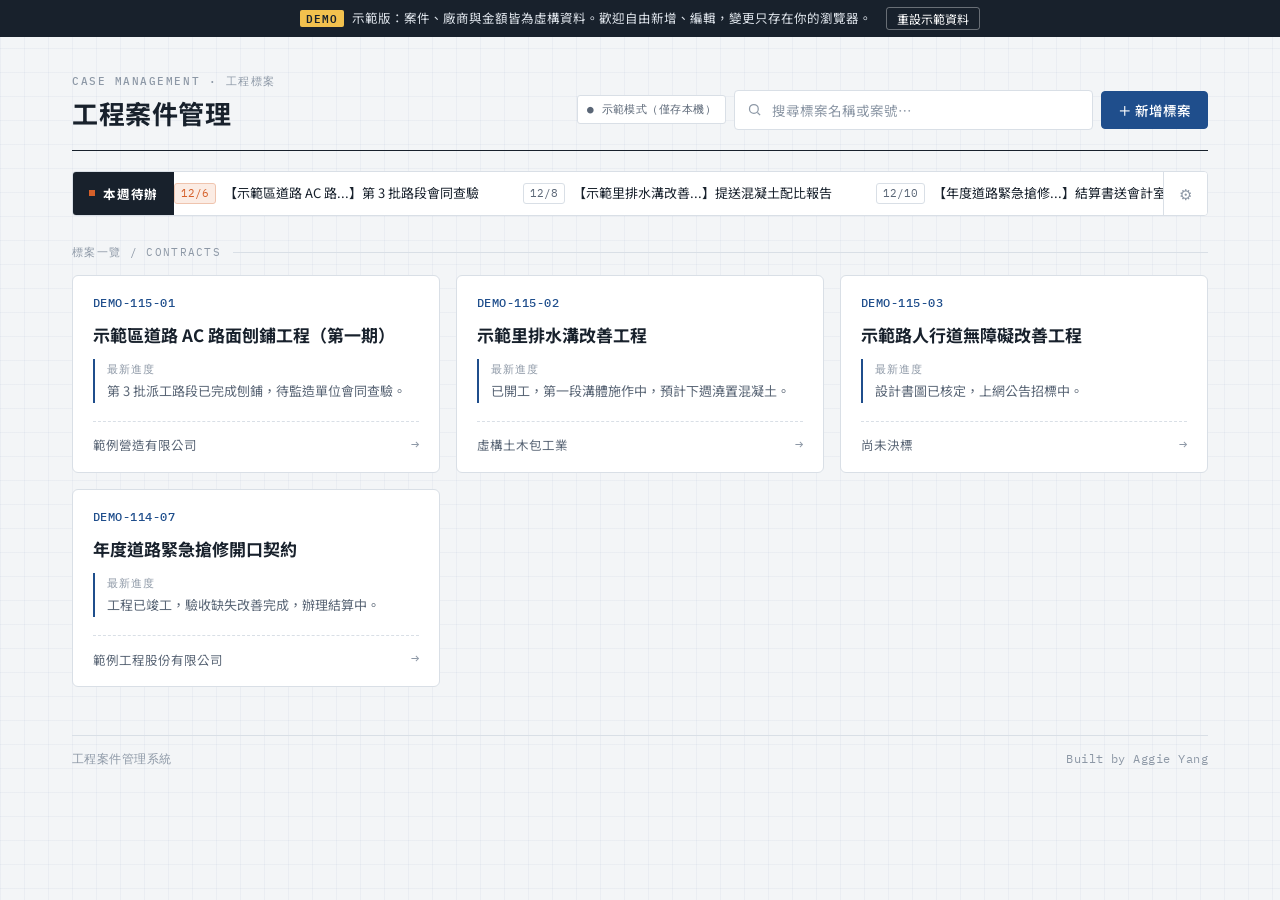
<file: index.html>
<!DOCTYPE html>
<html lang="zh-Hant">
<head>
<meta charset="UTF-8">
<meta name="viewport" content="width=device-width, initial-scale=1.0">
<title>工程案件管理（示範版）</title>
<link rel="stylesheet" href="css/style.css">
</head>
<body>

<div id="appRoot" style="visibility:hidden;">
<div class="shell">

  <header class="topbar">
    <div class="brand">
      <span class="eyebrow">Case Management · 工程標案</span>
      <h1>工程案件管理</h1>
    </div>
    <div class="topbar-actions">
      <span class="sync-badge" id="syncBadge">— 模式偵測中 —</span>
      <span class="user-badge" id="userBadge" hidden></span>
      <button class="btn btn-ghost btn-sm" id="btnLogout" hidden>登出</button>
      <div class="search-box">
        <svg width="15" height="15" viewBox="0 0 24 24" fill="none" stroke="currentColor" stroke-width="2"><circle cx="11" cy="11" r="7"/><path d="M21 21l-4.3-4.3"/></svg>
        <input id="searchInput" type="text" placeholder="搜尋標案名稱或案號…">
      </div>
      <button class="btn btn-primary" id="btnAddCase">＋ 新增標案</button>
    </div>
  </header>

  <!-- 跑馬燈：本周待做事項 -->
  <div class="marquee-strip" role="marquee" aria-label="本周待做事項">
    <div class="marquee-label"><span class="dot"></span>本週待辦</div>
    <div class="marquee-track">
      <ul id="marqueeList"><!-- injected --></ul>
    </div>
    <button class="marquee-settings-btn" id="btnMarqueeSettings" title="編輯跑馬燈內容" hidden>⚙</button>
  </div>

  <!-- 案件卡片 -->
  <div class="section-label">標案一覽 / Contracts</div>
  <section class="grid" id="caseGrid">
    <!-- injected -->
  </section>

  <div class="foot"><span>工程案件管理系統</span><span>Built by Aggie Yang</span></div>
</div>

<!-- 跑馬燈設定 modal -->
<div class="modal-backdrop" id="marqueeModal">
  <div class="modal">
    <h3>編輯跑馬燈內容</h3>
    <div class="marquee-edit-list" id="marqueeEditList"><!-- injected --></div>
    <div class="marquee-add-row">
      <input type="text" id="mq-text" placeholder="事項內容，例：回覆議員陳情">
      <input type="text" id="mq-due" placeholder="日期，例：07/15" style="max-width:100px;">
      <label class="cal-toggle-label" style="white-space:nowrap;">
        <input type="checkbox" id="mq-urgent"> 緊急
      </label>
      <button class="btn btn-primary btn-sm" id="btnAddMarqueeItem">新增</button>
    </div>
    <div class="modal-actions">
      <button class="btn btn-ghost" id="btnCloseMarqueeModal">關閉</button>
    </div>
  </div>
</div>

<!-- 新增標案 modal -->
<div class="modal-backdrop" id="addCaseModal">
  <div class="modal">
    <h3>新增標案</h3>
    <div class="field">
      <label>標案名稱</label>
      <input type="text" id="f-name" placeholder="例：大墩十九街人行道改善工程">
    </div>
    <div class="field">
      <label>案號</label>
      <input type="text" id="f-code" placeholder="NT-2026-0XX">
    </div>
    <div class="field-row">
      <div class="field">
        <label>契約金額（元）</label>
        <input type="number" id="f-contract" placeholder="0">
      </div>
      <div class="field">
        <label>實支金額（元）</label>
        <input type="number" id="f-executed" placeholder="0">
      </div>
    </div>
    <div class="field-row">
      <div class="field">
        <label>已派工金額（元）</label>
        <input type="number" id="f-dispatched" placeholder="0">
      </div>
      <div class="field">
        <label>後擴金額（元）</label>
        <input type="number" id="f-expansion" placeholder="0">
      </div>
    </div>
    <div class="field-row">
      <div class="field">
        <label>未派工金額（元）</label>
        <input type="number" id="f-undispatched" placeholder="0">
      </div>
      <div class="field">
        <label>可派工金額（元）</label>
        <input type="number" id="f-available" placeholder="0">
      </div>
    </div>
    <div class="field">
      <label>承包廠商</label>
      <input type="text" id="f-contractor" placeholder="廠商名稱">
    </div>
    <div class="field">
      <label>最新進度</label>
      <input type="text" id="f-progress" placeholder="例：瀝青鋪面施作中，預計 XX 完成">
    </div>
    <div class="modal-actions">
      <button class="btn btn-ghost" id="btnCancelAdd">取消</button>
      <button class="btn btn-primary" id="btnSaveAdd">儲存標案</button>
    </div>
  </div>
</div>

</div><!-- /#appRoot -->

<script src="js/firebase-config.js"></script>
<script src="js/demo-banner.js"></script>
<script src="js/auth-guard.js"></script>
<script src="js/data.js"></script>
<script src="js/dashboard.js"></script>
</body>
</html>
</file>
<file: css/style.css>
/* ============================================================
   工程案件管理系統 — 視覺系統 v2
   概念：施工圖圖紙。冷白圖紙底、極淡方格、墨色細線框，
   主色為藍圖藍，僅「進行中／緊急」使用施工橘。
   編號、日期、金額一律用等寬字，像圖說上的標註。
   少陰影、小圓角，用線條而不是色塊分層。
   ============================================================ */

@import url('https://fonts.googleapis.com/css2?family=Noto+Sans+TC:wght@400;500;700&family=IBM+Plex+Mono:wght@400;500;600&display=swap');

:root{
  --bg:           #f3f5f7;
  --grid-line:    rgba(31, 78, 140, 0.045);
  --surface:      #ffffff;
  --surface-alt:  #f6f8fa;
  --border:       #d9dfe6;
  --border-soft:  #e7ebf0;
  --border-strong:#aeb8c4;

  --ink:          #18212c;
  --ink-soft:     #5a6676;
  --ink-faint:    #8d98a6;

  --accent:       #1f4e8c;   /* 藍圖藍 */
  --accent-deep:  #163a69;
  --accent-pale:  #e8eef6;

  --brick:        #d5602a;   /* 施工橘：進行中、緊急 */
  --brick-pale:   #fbece4;

  --gold:         #b8862b;
  --gold-pale:    #f7efdf;
  --ok:           #3f7a5a;
  --ok-pale:      #e7f1eb;
  --warn:         #b8862b;

  --font-display: 'Noto Sans TC', 'PingFang TC', 'Microsoft JhengHei', sans-serif;
  --font-body:    'Noto Sans TC', 'PingFang TC', 'Microsoft JhengHei', sans-serif;
  --font-num:     'IBM Plex Mono', ui-monospace, 'Consolas', monospace;

  --radius-s: 3px;
  --radius-m: 4px;
  --radius-l: 6px;

  --shadow-sm: 0 1px 0 rgba(24,33,44,0.04);
  --shadow-md: 0 6px 18px -10px rgba(24,33,44,0.22);
  --shadow-lg: 0 18px 44px -18px rgba(24,33,44,0.28);

  --ease: cubic-bezier(.4,0,.2,1);
}

*{ box-sizing: border-box; }
[hidden]{ display:none !important; }
html,body{ margin:0; padding:0; }

body{
  background-color: var(--bg);
  background-image:
    linear-gradient(var(--grid-line) 1px, transparent 1px),
    linear-gradient(90deg, var(--grid-line) 1px, transparent 1px);
  background-size: 24px 24px;
  color: var(--ink);
  font-family: var(--font-body);
  font-weight: 400;
  font-size: 14px;
  min-height: 100vh;
  -webkit-font-smoothing: antialiased;
  line-height: 1.55;
}

a{ color:inherit; text-decoration:none; }
button{ font-family: inherit; cursor:pointer; }
::selection{ background: var(--accent-pale); color: var(--ink); }

a:focus-visible, button:focus-visible, input:focus-visible, textarea:focus-visible, select:focus-visible, [tabindex]:focus-visible{
  outline: 2px solid var(--accent);
  outline-offset: 2px;
}

@media (prefers-reduced-motion: reduce){
  *{ animation-duration: 0.001ms !important; animation-iteration-count: 1 !important; transition-duration: 0.001ms !important; }
}

/* ---------- shell ---------- */
.shell{ max-width: 1200px; margin: 0 auto; padding: 0 32px 72px; }

/* ---------- header ---------- */
.topbar{
  display:flex; align-items:flex-end; justify-content:space-between;
  padding: 36px 0 20px; gap: 20px; flex-wrap: wrap;
  border-bottom: 1.5px solid var(--ink);
}
.brand{ display:flex; flex-direction:column; gap:6px; min-width:0; }
.brand .eyebrow{
  font-family: var(--font-num); font-weight:500; font-size: 11px; letter-spacing: .14em;
  color: var(--ink-faint); text-transform: uppercase;
}
.brand h1{
  font-family: var(--font-display); font-weight:700; font-size: 26px; margin:0;
  letter-spacing: .02em; color: var(--ink); line-height:1.3; text-wrap: balance;
}
.brand h1 small{ color: var(--ink-faint); font-weight:400; font-size: 14px; margin-left:12px; }

.topbar-actions{ display:flex; gap:8px; align-items:center; flex-wrap:wrap; }

.sync-badge{
  font-family: var(--font-num); font-weight:500; font-size: 11px; letter-spacing:.04em;
  padding: 5px 9px; border-radius: var(--radius-s); border: 1px solid var(--border);
  color: var(--ink-soft); white-space: nowrap; background: var(--surface);
}
.sync-badge.cloud{ color: var(--accent); border-color: #c3d1e4; }
.sync-badge.local{ color: var(--ink-soft); }

.search-box{
  display:flex; align-items:center; gap:8px;
  background: var(--surface); border:1px solid var(--border);
  border-radius: var(--radius-m); padding: 8px 12px;
  min-width: 240px; transition: border-color .15s var(--ease);
}
.search-box:focus-within{ border-color: var(--accent); }
.search-box input{
  background:transparent; border:none; color: var(--ink);
  font-family: var(--font-body); font-size: 13.5px; width:100%;
}
.search-box input::placeholder{ color: var(--ink-faint); }
.search-box input:focus{ outline:none; }
.search-box svg{ flex:none; color: var(--ink-faint); }

.btn{
  display:inline-flex; align-items:center; justify-content:center; gap:6px;
  border-radius: var(--radius-m); padding: 8px 16px; font-size: 13.5px; font-weight:500; line-height:1.5;
  border: 1px solid var(--border); background: var(--surface); color: var(--ink);
  transition: border-color .15s var(--ease), background .15s var(--ease), color .15s var(--ease);
  white-space: nowrap;
}
.btn:hover{ border-color: var(--border-strong); }
.btn:active{ transform: translateY(1px); }
.btn-primary{ background: var(--accent); border-color: var(--accent); color: #fff; }
.btn-primary:hover{ background: var(--accent-deep); border-color: var(--accent-deep); }
.btn-ghost{ background: var(--surface); }
.btn-ghost:hover{ background: var(--surface-alt); }
.btn-sm{ padding:5px 12px; font-size:12.5px; }
.btn-danger{ color: var(--brick); border-color: #efc4ae; background: var(--surface); }
.btn-danger:hover{ background: var(--brick); border-color: var(--brick); color:#fff; }

/* ---------- marquee ---------- */
.marquee-strip{
  margin: 20px 0 28px; display:flex; align-items:stretch;
  background: var(--surface); border: 1px solid var(--border);
  border-radius: var(--radius-m); overflow:hidden;
}
.marquee-label{
  flex:none; display:flex; align-items:center; gap:8px;
  padding: 0 16px; font-weight:700; font-size: 12.5px; letter-spacing:.06em;
  color: #fff; background: var(--ink);
}
.marquee-label .dot{ width:6px; height:6px; background: var(--brick); animation: blink 1.8s infinite; }
@keyframes blink{ 0%,100%{opacity:1;} 50%{opacity:.35;} }

.marquee-track{ flex:1; min-width:0; overflow:hidden; position:relative; padding: 11px 0; }
.marquee-track ul{
  list-style:none; margin:0; padding:0; display:flex; gap:44px; white-space:nowrap;
  animation: scroll-left 38s linear infinite; font-size: 13px;
}
.marquee-track:hover ul{ animation-play-state: paused; }
.marquee-track li{ display:flex; align-items:center; gap:8px; color: var(--ink); }
.marquee-track li .tag{
  font-size: 11px; padding: 1px 6px; border-radius: var(--radius-s);
  border:1px solid var(--border); color: var(--ink-soft); font-family: var(--font-num);
}
.marquee-track li.urgent .tag{ color: var(--brick); border-color: #efc4ae; background: var(--brick-pale); }

.marquee-settings-btn{
  flex:none; width:44px; border:none; border-left:1px solid var(--border);
  background: var(--surface); color: var(--ink-faint); font-size:15px;
  transition: color .15s var(--ease), background .15s var(--ease);
}
.marquee-settings-btn:hover{ color: var(--accent); background: var(--accent-pale); }

.marquee-edit-list{ display:flex; flex-direction:column; gap:6px; max-height:40vh; overflow-y:auto; margin-bottom:14px; }
.marquee-edit-item{
  display:flex; align-items:center; gap:10px; padding:8px 10px; border:1px solid var(--border-soft);
  border-radius: var(--radius-s); background: var(--surface-alt);
}
.marquee-edit-item .mq-item-text{ flex:1; font-size:13px; color: var(--ink); min-width:0; }
.marquee-edit-item .mq-item-due{ font-family: var(--font-num); font-size:11.5px; color: var(--ink-faint); flex:none; }
.marquee-edit-item .mq-item-urgent{ color: var(--brick); font-size:11px; font-weight:700; flex:none; }
.marquee-edit-item .mq-item-delete{ flex:none; background:none; border:none; color: var(--ink-faint); font-size:16px; line-height:1; padding:2px 4px; }
.marquee-edit-item .mq-item-delete:hover{ color: var(--brick); }

.marquee-add-row{ display:flex; gap:8px; align-items:center; flex-wrap:wrap; }
.marquee-add-row input[type=text]{
  background: var(--surface); border:1px solid var(--border); border-radius: var(--radius-s);
  padding: 7px 10px; color: var(--ink); font-family: var(--font-body); font-size:13px; flex:1; min-width:120px;
}
@keyframes scroll-left{ from{ transform: translateX(0);} to{ transform: translateX(-50%);} }

/* ---------- section label above grid ---------- */
.section-label{
  display:flex; align-items:center; gap:12px; margin: 0 0 14px;
  font-family: var(--font-num); font-size: 11px; letter-spacing:.12em; color: var(--ink-faint); text-transform: uppercase;
}
.section-label::after{ content:""; flex:1; height:1px; background: var(--border); }

/* ---------- case cards ---------- */
.grid{ display:grid; grid-template-columns: repeat(auto-fill, minmax(300px,1fr)); gap: 16px; }

.case-card{
  position: relative; display:flex; flex-direction:column;
  background: var(--surface);
  border: 1px solid var(--border); border-radius: var(--radius-l);
  padding: 18px 20px 16px; cursor:pointer;
  transition: border-color .15s var(--ease), box-shadow .2s var(--ease);
}
/* 圖紙對位角標 */
.case-card::before, .case-card::after{
  content:""; position:absolute; width:10px; height:10px; pointer-events:none;
  border-color: var(--accent); border-style: solid; opacity:0; transition: opacity .15s var(--ease);
}
.case-card::before{ top:-1px; left:-1px; border-width: 2px 0 0 2px; border-top-left-radius: var(--radius-l); }
.case-card::after{ bottom:-1px; right:-1px; border-width: 0 2px 2px 0; border-bottom-right-radius: var(--radius-l); }
.case-card:hover{ border-color: var(--border-strong); box-shadow: var(--shadow-md); }
.case-card:hover::before, .case-card:hover::after{ opacity:1; }

.case-card .code-row{ display:flex; justify-content:space-between; align-items:center; gap:10px; margin-bottom:10px; }
.case-card .code{ font-family: var(--font-num); font-size: 11.5px; color: var(--accent); letter-spacing:.04em; font-weight:500; }
.case-card .code-row:last-child{
  margin: auto 0 0; padding-top: 12px; border-top: 1px dashed var(--border);
}
.case-card .code-row:last-child .code{ color: var(--ink-soft); font-family: var(--font-body); font-size:12.5px; letter-spacing:0; font-weight:400; }
.case-card .code-row:last-child::after{
  content:"→"; font-family: var(--font-num); color: var(--ink-faint); transition: transform .15s var(--ease), color .15s var(--ease);
}
.case-card:hover .code-row:last-child::after{ color: var(--accent); transform: translateX(3px); }
.case-card h3{
  font-family: var(--font-display); font-size: 17px; line-height:1.5; margin: 0 0 12px;
  font-weight:700; color: var(--ink); text-wrap: balance;
}

.latest-progress{ border-left: 2px solid var(--accent); padding: 2px 0 2px 12px; margin-bottom: 16px; }
.latest-progress label{
  display:block; font-family: var(--font-num); font-weight:500; font-size: 10.5px; letter-spacing:.1em;
  color: var(--ink-faint); margin-bottom: 3px; text-transform: uppercase;
}
.latest-progress p{ margin:0; font-size: 13px; color: var(--ink-soft); line-height:1.6; }

/* ---------- empty state ---------- */
.empty-state{
  grid-column: 1/-1; text-align:center; padding: 64px 20px; color: var(--ink-soft);
  border: 1px dashed var(--border-strong); border-radius: var(--radius-l); background: var(--surface);
}
.empty-state h4{ color: var(--ink); font-size:16px; margin:0 0 6px; font-weight:700; }
.empty-state p{ margin:0; font-size:13px; }

/* ================= project.html ================= */
.breadcrumb{
  font-size: 12.5px; color: var(--ink-faint); margin: 18px 0 16px;
  display:flex; gap:8px; align-items:center; flex-wrap:wrap;
}
.breadcrumb a:hover{ color: var(--accent); }
.breadcrumb .sep{ opacity:.6; font-family: var(--font-num); }
.breadcrumb .current{ color: var(--ink-soft); }

/* 圖框式標題欄 */
.title-block{
  border: 1px solid var(--ink); border-radius: var(--radius-m);
  background: var(--surface); margin-bottom: 28px; overflow:hidden;
}
.title-block .tb-name{ padding: 20px 24px 18px; border-bottom: 1px solid var(--border); }
.title-block .tb-name .eyebrow{ font-family: var(--font-num); font-weight:500; font-size: 11.5px; color: var(--accent); letter-spacing: .06em; margin-bottom:6px; }
.tb-name-row{ display:flex; align-items:center; justify-content:space-between; gap:16px; flex-wrap:wrap; }
.tb-name-actions{ display:flex; gap:8px; flex:none; }
.title-block h2{ font-family: var(--font-display); font-size: 21px; margin: 0; font-weight:700; color: var(--ink); line-height:1.4; text-wrap: balance; }

.tb-stats-grid{
  display:grid; grid-template-columns: repeat(auto-fit, minmax(150px, 1fr));
  gap: 1px; background: var(--border); margin: 0;
}
.stat-box{ background: var(--surface); padding: 12px 18px 14px; min-width:0; }
.stat-box label{
  display:block; font-size: 11.5px; color: var(--ink-faint); margin-bottom:4px; letter-spacing:.04em;
}
.stat-box .val{
  font-family: var(--font-num); font-size: 16px; font-weight:500; color: var(--ink);
  font-variant-numeric: tabular-nums; letter-spacing: -.01em; overflow-wrap:anywhere;
}
.stat-box.highlight{ background: var(--accent-pale); }
.stat-box.highlight label{ color: var(--accent); }
.stat-box.highlight .val{ color: var(--accent-deep); font-weight:600; }
.rate-bar{ height:3px; background: #c9d6e8; margin-top:8px; overflow:hidden; }
.rate-bar i{ display:block; height:100%; background: var(--accent); }

.stage-manual-row{ display:flex; align-items:center; justify-content:space-between; gap:12px; margin-top:12px; flex-wrap:wrap; width:100%; }
.stage-note{ margin:0; font-size:11.5px; color: var(--ink-faint); }
.stage-link-btn{
  background:none; border:none; padding:0; font-family: var(--font-body); font-size:12px; font-weight:500;
  color: var(--accent); text-decoration: underline; text-underline-offset:3px; flex:none;
}
.stage-link-btn:hover{ color: var(--accent-deep); }
.stage-picker{ display:flex; gap:6px; flex-wrap:wrap; margin-top:12px; width:100%; }
.stage-picker-btn{
  font-size:12.5px; font-weight:500; padding:6px 12px; border-radius: var(--radius-s);
  border:1px solid var(--border); background: var(--surface); color: var(--ink-soft);
  transition: all .15s var(--ease);
}
.stage-picker-btn:hover{ border-color: var(--accent); color: var(--accent); }
.stage-picker-btn.active{ background: var(--ink); border-color: var(--ink); color:#fff; }
.stage-picker-btn:disabled{ opacity:.5; }

/* tabs */
.tabs{ display:flex; gap:0; border-bottom: 1px solid var(--border); overflow-x:auto; }
.tab-btn{
  background: transparent; border: none; padding: 11px 18px; font-size: 14px; font-weight:500; color: var(--ink-faint);
  border-bottom: 2px solid transparent; margin-bottom: -1px; white-space:nowrap;
  transition: color .15s var(--ease), border-color .15s var(--ease);
}
.tab-btn:hover{ color: var(--ink); }
.tab-btn.active{ color: var(--ink); font-weight:700; border-bottom-color: var(--ink); }
.tab-panel{ display:none; padding: 24px 0 8px; }
.tab-panel.active{ display:block; animation: fade-in .2s var(--ease); }
@keyframes fade-in{ from{ opacity:0; } to{ opacity:1; } }

.panel-head{ display:flex; justify-content:space-between; align-items:flex-end; margin-bottom:16px; gap:12px; flex-wrap:wrap; }
.panel-head h3{ font-size: 16px; margin:0; color: var(--ink); font-weight:700; }
.panel-head p{ margin:4px 0 0; color: var(--ink-soft); font-size: 12.5px; }

/* status pill */
.status-pill{
  align-self:flex-start; display:inline-flex; align-items:center; gap:6px;
  font-size: 11.5px; font-weight:500; padding:2px 8px; border-radius: var(--radius-s); margin-top:2px;
  border:1px solid var(--border); color: var(--ink-soft); background: var(--surface);
}
.status-pill::before{ content:""; width:6px; height:6px; background: currentColor; }
.status-pill.done{ color: var(--ok); border-color: #bcd6c6; background: var(--ok-pale); }
.status-pill.progress{ color: var(--brick); border-color: #efc4ae; background: var(--brick-pale); }
.status-pill.pending{ color: var(--ink-faint); }

/* attachment thumbnails */
.thumb{
  width: 52px; height: 52px; border-radius: var(--radius-s); overflow:hidden; border:1px solid var(--border);
  position:relative; cursor:zoom-in; transition: transform .18s var(--ease), box-shadow .18s var(--ease); flex:none;
  background: var(--surface-alt);
}
.thumb img{ width:100%; height:100%; object-fit:cover; display:block; }
.thumb:hover{ transform: scale(2.2); z-index: 40; box-shadow: var(--shadow-lg); }
.thumb.filetype{ display:flex; align-items:center; justify-content:center; font-family: var(--font-num); font-size:9.5px; color: var(--ink-soft); text-align:center; padding:4px; }

/* ---------- 舊版階段軸（保留相容） ---------- */
.phase-stepper{ background: var(--surface); border:1px solid var(--border); border-radius: var(--radius-l); padding: 28px 20px; display:flex; align-items:flex-start; flex-wrap: wrap; row-gap: 24px; }
.phase-node-wrap{ display:flex; flex-direction:column; align-items:center; flex:none; width:76px; }
.phase-node{ width:40px; height:40px; border-radius:50%; display:flex; align-items:center; justify-content:center; font-family: var(--font-num); font-weight:600; font-size:13px; border:1.5px solid var(--border-strong); background: var(--surface); color: var(--ink-faint); }
.phase-node.done{ background: var(--accent); border-color: var(--accent); color:#fff; }
.phase-node.current{ background: var(--surface); border-color: var(--brick); color: var(--brick); box-shadow: 0 0 0 4px var(--brick-pale); }
.phase-node-label{ margin-top:8px; font-size:12px; font-weight:500; color: var(--ink); text-align:center; }
.phase-segment{ flex:1; min-width: 160px; display:flex; flex-direction:column; align-items:flex-start; padding: 20px 8px 8px; }
.phase-segment-line{ width:100%; height:2px; background: var(--border); }
.phase-segment.active .phase-segment-line{ background: var(--accent); }
.phase-tree{ position:relative; margin-top:14px; }
.phase-tree-svg{ position:absolute; top:0; left:0; }
.phase-tree-branch-dot{ position:absolute; left:-4px; width:7px; height:7px; background: var(--ink-faint); transform: translateY(-50%); }
.phase-tree-empty{ font-size:12px; color: var(--ink-faint); padding: 8px 0; }
.phase-tree-nodes{ position:relative; display:flex; flex-direction:column; margin-left: 66px; }
.phase-tree-node{ display:flex; align-items:center; gap:8px; padding:0 10px; border-radius: var(--radius-s); border:1px solid var(--border); background: var(--surface); text-align:left; font-size:12px; color: var(--ink); white-space:nowrap; max-width:160px; overflow:hidden; }
.phase-tree-node:hover{ border-color: var(--accent); }
.phase-tree-node .node-dot{ width:7px; height:7px; flex:none; border:1.5px solid var(--ink-faint); background: var(--surface); }
.phase-tree-node.status-done .node-dot{ background: var(--ok); border-color: var(--ok); }
.phase-tree-node.status-progress .node-dot{ background: var(--brick); border-color: var(--brick); }
.phase-tree-node .node-label{ overflow:hidden; text-overflow:ellipsis; white-space:nowrap; }
.phase-tree-node.add-node{ border-style:dashed; color: var(--ink-faint); }
.phase-tree-node[draggable="true"]{ cursor: grab; }
.phase-tree-node.dragging{ opacity: .35; }
.phase-segment.drag-over{ background: var(--accent-pale); }

/* ---------- 標案詳細視窗 ---------- */
.stage-card{ background: var(--surface); border:1px solid var(--border); border-radius: var(--radius-l); padding: 16px 20px; }
.stage-card-head{ display:flex; align-items:center; justify-content:space-between; gap:12px; margin-bottom:8px; }
.stage-dates{ font-family: var(--font-num); font-size:12px; color: var(--ink-soft); font-variant-numeric: tabular-nums; }
.stage-card h4{ font-size:17px; margin:0 0 4px; color: var(--ink); font-weight:700; }
.stage-owner{ font-size:12.5px; color: var(--ink-soft); margin-bottom:8px; }
.stage-note-text{ font-size:13px; color: var(--ink-soft); line-height:1.65; margin:0 0 12px; }
.stage-note-list{ margin: 0 0 12px; padding-left: 18px; }
.stage-note-list li{ font-size:13px; color: var(--ink-soft); line-height:1.75; }
.stage-attach{ display:flex; gap:8px; flex-wrap:wrap; margin-bottom: 4px; }
.stage-controls{ margin-top:14px; padding-top:14px; border-top:1px solid var(--border-soft); }
.stage-controls-row{ display:flex; gap:8px; margin-top:8px; flex-wrap:wrap; }
.stage-upload{ flex:1; text-align:center; margin-top:0; }
.stage-edit-btn, .stage-delete-btn{ flex:none; }

.lp-status-row{ display:flex; gap:0; border:1px solid var(--border); border-radius: var(--radius-m); overflow:hidden; }
.lp-status-btn{
  flex:1; font-size:12px; font-weight:500; padding:7px 4px; border:none; border-right:1px solid var(--border);
  background: var(--surface); color: var(--ink-soft); transition: all .15s var(--ease);
}
.lp-status-btn:last-child{ border-right:none; }
.lp-status-btn:hover{ background: var(--surface-alt); color: var(--ink); }
.lp-status-btn.active{ background: var(--ink); color:#fff; }
.lp-status-btn:disabled{ opacity:.5; }

/* ---------- 機關流程：測量點式節點 ---------- */
.flow-list{
  display:flex; flex-direction:column; background: var(--surface);
  border:1px solid var(--border); border-radius: var(--radius-l); padding: 22px 24px 4px;
}
.flow-list > .empty-state{ border:none; padding:40px 0 48px; }
.flow-item{ display:flex; gap:16px; }
.flow-rail{ display:flex; flex-direction:column; align-items:center; padding-top:5px; }
.flow-rail .node{ width:11px; height:11px; transform: rotate(45deg); border:1.5px solid var(--ink-faint); background:var(--surface); flex:none; }
.flow-item.done .flow-rail .node{ background: var(--accent); border-color: var(--accent); }
.flow-item.current .flow-rail .node{ background: var(--brick); border-color: var(--brick); box-shadow: 0 0 0 4px var(--brick-pale); }
.flow-rail .rail-line{ width:1px; flex:1; background: var(--border-strong); margin: 6px 0 2px; }
.flow-item.done .flow-rail .rail-line{ background: var(--accent); }
.flow-item:last-child .flow-rail .rail-line{ display:none; }
.flow-body{ padding-bottom: 22px; flex:1; min-width:0; }
.flow-body-head{ display:flex; align-items:center; justify-content:space-between; gap:10px; }
.flow-body h4{ font-size:15px; margin: 0 0 4px; color: var(--ink); font-weight:700; }
.flow-item.pending .flow-body h4{ color: var(--ink-soft); font-weight:500; }
.flow-body p{ margin:0 0 6px; color: var(--ink-soft); font-size:13px; line-height:1.65; }
.flow-body p:empty{ display:none; }
.flow-body .meta{ font-family: var(--font-num); font-size:11.5px; color: var(--ink-faint); }
.flow-item.current .flow-body .meta{ color: var(--brick); }

/* ---------- 本周待做事項：月曆 ---------- */
.cal-header{ display:flex; align-items:center; justify-content:space-between; margin-bottom:12px; gap:12px; }
.cal-header h4{ font-family: var(--font-num); font-size:15px; margin:0; color: var(--ink); font-weight:600; letter-spacing:.02em; }

.cal-grid{
  display:grid; grid-template-columns: repeat(7, minmax(0,1fr)); gap:1px;
  background: var(--border); border:1px solid var(--border); border-radius: var(--radius-l); overflow:hidden;
}
.cal-weekday{
  text-align:center; font-size:11.5px; color: var(--ink-soft); padding:8px 0; background: var(--surface-alt);
  font-weight:500;
}
.cal-weekday:first-child, .cal-weekday:nth-child(7){ color: var(--ink-faint); }

.cal-day{
  background: var(--surface); min-height: 92px; padding:6px 6px 8px; position:relative; cursor:pointer; min-width:0;
  transition: background .15s var(--ease);
}
.cal-day:hover{ background: #fafbfd; box-shadow: inset 0 0 0 1px var(--accent); }
.cal-day.empty{ background: var(--surface-alt); cursor:default; box-shadow:none; }
.cal-day.today{ background: var(--accent-pale); }
.cal-day-num{ font-family: var(--font-num); font-size:12px; color: var(--ink-soft); }
.cal-day.today .cal-day-num{
  display:inline-block; color:#fff; background: var(--accent); font-weight:600; padding:0 5px; border-radius: var(--radius-s);
}

.cal-chip{
  display:block; font-size:11px; font-weight:500; padding:2px 6px; border-radius: 2px; margin-top:4px;
  overflow:hidden; text-overflow:ellipsis; white-space:nowrap; cursor:pointer;
  border-left: 2px solid var(--ink-faint); background: var(--surface-alt); color: var(--ink);
}
.cal-chip.high{ border-left-color: var(--brick); background: var(--brick-pale); }
.cal-chip.mid{ border-left-color: var(--gold); background: var(--gold-pale); }
.cal-chip.low{ border-left-color: var(--ink-faint); }
.cal-chip.done{ opacity:.5; text-decoration: line-through; }

.gcal-embed-wrap{ margin-top:24px; }
.gcal-embed-head h4{ font-size:15px; margin:0 0 4px; color: var(--ink); font-weight:700; }
.gcal-embed-head p{ margin:0 0 12px; font-size:12.5px; color: var(--ink-soft); }
.gcal-embed-iframe{ width:100%; height: 500px; border:1px solid var(--border); border-radius: var(--radius-l); }

@media (max-width: 700px){
  .cal-day{ min-height: 64px; padding:4px; }
  .cal-day-num{ font-size:11px; }
  .cal-chip{ font-size:10px; padding:1px 3px; }
}

/* ---------- lightbox ---------- */
.lightbox{
  position: fixed; inset:0; background: rgba(14,20,28,.92);
  display:none; align-items:center; justify-content:center; z-index: 200; padding: 40px;
}
.lightbox.open{ display:flex; animation: fade-in .2s var(--ease); }
.lightbox img{ max-width: 90vw; max-height: 84vh; border-radius: var(--radius-m); }
.lightbox .lb-close{ position:absolute; top: 22px; right: 28px; background:none; border:none; color:#fff; font-size: 28px; line-height:1; }
.lightbox .lb-caption{ position:absolute; bottom: 28px; left:0; right:0; text-align:center; color: #c6ced8; font-size:12.5px; }
.lightbox .lb-nav{
  position:absolute; top:50%; transform: translateY(-50%); background: transparent; border:1px solid rgba(255,255,255,.35);
  color:#fff; width: 40px; height:40px; border-radius: var(--radius-m); font-size:18px;
}
.lightbox .lb-nav:hover{ background: rgba(255,255,255,.1); }
.lightbox .lb-prev{ left: 24px; } .lightbox .lb-next{ right: 24px; }

/* ---------- modal ---------- */
.modal-backdrop{
  position: fixed; inset:0; background: rgba(14,20,28,.42); display:none; align-items:center; justify-content:center;
  z-index: 150; padding: 24px;
}
.modal-backdrop.open{ display:flex; animation: fade-in .15s var(--ease); }
.modal{
  background: var(--surface); border:1px solid var(--border-strong); border-radius: var(--radius-l);
  width: 100%; max-width: 480px; padding: 24px; max-height: 86vh; overflow:auto;
  box-shadow: var(--shadow-lg); position: relative;
}
.modal.stage-detail-modal{ max-width: 560px; }
.modal-close-x{ position: absolute; top: 14px; right: 16px; background:none; border:none; color: var(--ink-faint); font-size: 22px; line-height:1; padding:4px; z-index:2; }
.modal-close-x:hover{ color: var(--ink); }
.modal h3{ margin: 0 0 18px; padding-bottom: 12px; border-bottom: 1px solid var(--border); font-size:17px; color: var(--ink); font-weight:700; }
.field{ margin-bottom: 14px; }
.field label{ display:block; font-size:12px; color: var(--ink-soft); margin-bottom:5px; font-weight:500; }
.field input, .field select, .field textarea{
  width:100%; background: var(--surface); border:1px solid var(--border); border-radius: var(--radius-m);
  padding: 9px 11px; color: var(--ink); font-family: var(--font-body); font-size:14px;
  transition: border-color .15s var(--ease);
}
.field input:focus, .field select:focus, .field textarea:focus{ outline:none; border-color: var(--accent); box-shadow: 0 0 0 3px var(--accent-pale); }
.field input[type=number], .field input[type=date], .field input[type=datetime-local]{ font-family: var(--font-num); }
.field input::placeholder, .field textarea::placeholder{ color: var(--ink-faint); }
.field textarea{ min-height: 72px; resize: vertical; }
.cal-toggle-field{ background: var(--accent-pale); border-radius: var(--radius-m); padding: 10px 12px; }
.cal-toggle-label{ display:flex; align-items:center; gap:9px; font-size:13px; color: var(--accent-deep); font-weight:500; cursor:pointer; }
.cal-toggle-label input{ width:16px; height:16px; accent-color: var(--accent); }
#calFields{ margin-top: 12px; }
.modal-actions{ display:flex; justify-content:flex-end; gap:8px; margin-top: 20px; padding-top: 16px; border-top: 1px solid var(--border-soft); }

/* ---------- footer ---------- */
.foot{
  display:flex; justify-content:space-between; gap:12px; flex-wrap:wrap;
  margin-top: 48px; padding-top: 14px; border-top: 1px solid var(--border);
  color: var(--ink-faint); font-size:11.5px; font-family: var(--font-num); letter-spacing:.04em;
}

/* ---------- auth ---------- */
.login-wrap{ min-height: 100vh; display:flex; align-items:center; justify-content:center; padding: 24px; }
.login-card{ width: 100%; max-width: 380px; background: var(--surface); border:1px solid var(--ink); border-radius: var(--radius-l); padding: 36px 32px 30px; }
.login-mark{ width: 44px; height: 44px; border-radius: var(--radius-m); margin: 0 auto 18px; display:flex; align-items:center; justify-content:center; background: var(--accent); }
.login-header{ text-align:center; margin-bottom: 26px; }
.login-header h1{ font-weight:700; font-size: 21px; margin:0; color: var(--ink); }
.login-header .login-sub{ margin: 6px 0 0; font-size: 13px; color: var(--ink-soft); }
.login-notice{ background: var(--accent-pale); color: var(--accent-deep); border-radius: var(--radius-m); padding: 12px 14px; font-size: 13px; line-height:1.6; margin-bottom: 20px; }
.login-notice a{ font-weight:700; text-decoration: underline; }
.login-error{ background: var(--brick-pale); color: var(--brick); border-radius: var(--radius-m); padding: 10px 13px; font-size: 13px; margin-bottom: 16px; }
.login-note{ margin: 20px 0 0; font-size:12px; color: var(--ink-faint); text-align:center; }
.user-badge{ font-family: var(--font-num); font-size: 12px; color: var(--ink-soft); padding: 6px 4px; white-space: nowrap; }

/* ============================================================
   標案進度看板：8 個階段 → 桌機 4 欄 × 2 排，依序編號
   ============================================================ */
.kanban-board{
  display:grid; grid-template-columns: repeat(4, minmax(0,1fr)); gap: 12px;
  counter-reset: stage;
}
.kanban-col{
  background: var(--surface-alt); border: 1px solid var(--border); border-radius: var(--radius-l);
  padding: 0; display:flex; flex-direction:column; max-height: 460px; min-width:0;
}
.kanban-col-header{
  display:flex; justify-content:space-between; align-items:center; gap:8px;
  padding: 10px 10px 9px 12px; border-bottom: 1px solid var(--border); background: var(--surface);
  border-radius: var(--radius-l) var(--radius-l) 0 0;
}
.kanban-col-title{ display:flex; align-items:baseline; gap:8px; font-weight:700; font-size: 13.5px; color: var(--ink); }
.kanban-col-title::before{
  counter-increment: stage; content: counter(stage, decimal-leading-zero);
  font-family: var(--font-num); font-size: 11px; font-weight:500; color: var(--ink-faint);
}
.kanban-col:has(.task-card.status-progress) .kanban-col-header{ box-shadow: inset 0 2px 0 var(--brick); }
.kanban-col:has(.task-card.status-progress) .kanban-col-title::before{ color: var(--brick); }

.kanban-add-node-btn{
  background: transparent; border: 1px dashed var(--border-strong); color: var(--ink-faint);
  border-radius: var(--radius-s); width: 22px; height: 22px; display:flex; align-items:center; justify-content:center;
  font-size: 12px; line-height:1; transition: all .15s var(--ease);
}
.kanban-add-node-btn:hover{ border-style:solid; border-color: var(--accent); color: var(--accent); background: var(--accent-pale); }

.drop-zone{
  flex: 1; min-height: 120px; display:flex; flex-direction:column; gap: 8px;
  overflow-y: auto; padding: 10px;
}
.drop-zone:empty::after{
  content:"—"; display:flex; align-items:center; justify-content:center; flex:1;
  font-family: var(--font-num); color: var(--border-strong); font-size: 12px;
}

.task-card{
  background: var(--surface); border:1px solid var(--border); border-left: 3px solid var(--border-strong);
  border-radius: var(--radius-m); padding: 9px 10px 9px 11px; cursor: grab;
  transition: border-color .15s var(--ease), box-shadow .15s var(--ease);
}
.task-card:hover{ border-color: var(--border-strong); box-shadow: var(--shadow-md); }
.task-card.status-done{ border-left-color: var(--ok); }
.task-card.status-progress{ border-left-color: var(--brick); }
.task-card.status-pending{ border-left-color: var(--border-strong); }

.task-card-title{ font-size: 13px; font-weight:500; color: var(--ink); line-height:1.45; margin-bottom: 7px; }
.task-card.status-done .task-card-title{ color: var(--ink-soft); }
.task-card-meta{ display:flex; justify-content:space-between; align-items:center; gap:8px; }

.status-badge{ display:inline-flex; align-items:center; gap:5px; font-size: 11px; font-weight:500; color: var(--ink-faint); white-space:nowrap; }
.status-badge::before{ content:""; width:6px; height:6px; background: currentColor; }
.status-badge.done{ color: var(--ok); }
.status-badge.progress{ color: var(--brick); }
.status-badge.pending{ color: var(--ink-faint); }

.task-owner{ font-size: 11px; color: var(--ink-faint); white-space: nowrap; overflow: hidden; text-overflow: ellipsis; max-width: 110px; }
.kanban-ghost{ opacity: .35; background: var(--accent-pale) !important; }

@media (max-width: 980px){ .kanban-board{ grid-template-columns: repeat(2, minmax(0,1fr)); } }
@media (max-width: 520px){ .kanban-board{ grid-template-columns: 1fr; } .kanban-col{ max-height:none; } }

/* ---------- responsive ---------- */
@media (max-width: 760px){
  .shell{ padding: 0 16px 56px; }
  .topbar{ padding-top: 24px; align-items:flex-start; }
  .topbar-actions{ width:100%; }
  .search-box{ flex:1; min-width:0; }
  .sync-badge{ display:none; }
  .title-block .tb-name{ padding: 16px; }
  .stat-box{ padding: 10px 14px 12px; }
  .tb-stats-grid{ grid-template-columns: repeat(2, minmax(0,1fr)); }
  .stat-box.highlight{ grid-column: 1 / -1; }
}

/* ---------- 示範版提示列 ---------- */
.demo-banner{
  display:flex; flex-wrap:wrap; align-items:center; justify-content:center; gap:6px 14px;
  padding:7px 16px; background: var(--ink); color:#dfe5ec; font-size:12.5px; line-height:1.5; text-align:center;
}
.demo-banner b{
  display:inline-block; margin-right:8px; padding:0 6px; font-family: var(--font-num); font-size:11px; font-weight:600;
  letter-spacing:.1em; color: var(--ink); background: #f2c14e; border-radius: 2px;
}
.demo-banner button{
  background:transparent; color:#fff; border:1px solid rgba(255,255,255,.35); border-radius: var(--radius-s);
  padding:2px 10px; font-size:12px; font-family:inherit;
}
.demo-banner button:hover{ background:rgba(255,255,255,.1); }
</file>
